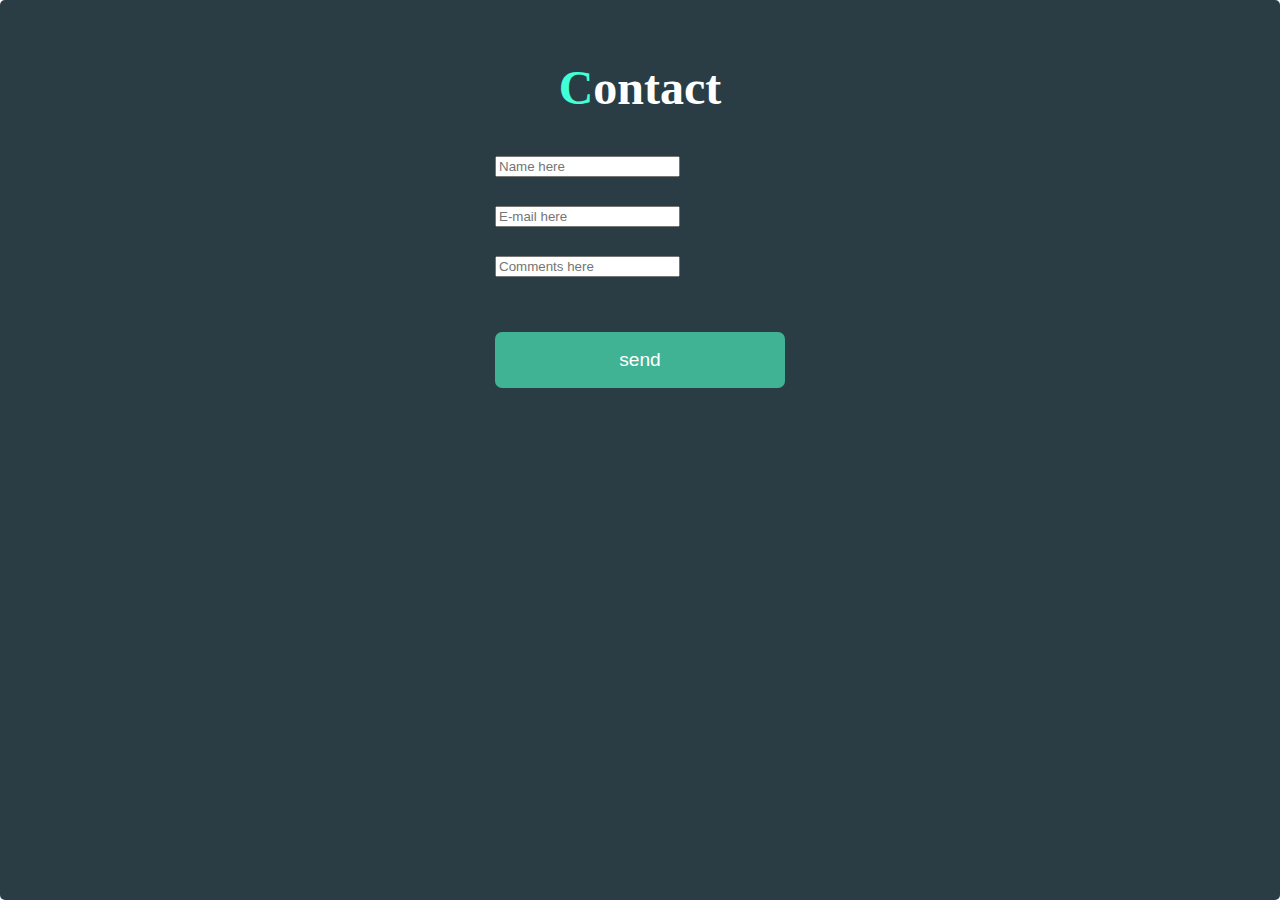
<file: Mail-API/index.html>
<!DOCTYPE html>
<html>
    <head lang="kr" xmlns="http://www.w3.org/1999/xhtml">
        <meta charset="utf-8">
        <meta name="viewport" content="width=device-width,initial-scale=1.0">
        <title>Send E-mail</title>
        <script data-cfasyc="false" type="text/javascript" src="form-submission-handler.js"></script>
        <style>
            *{
                box-sizing: border-box;
                text-decoration: none;
                margin: 0 auto;
            }

            .button, select, textarea {
                width: 100%;
                padding: 14px;
                font-size: 1.2rem;
                border: 0;
                border-bottom: 5px solid #66726f;
                resize: vertical;
                color: #eee;
                background-color: #2a3d45;
            }
            label{
                padding: 12px 12px 12px 0;
                display: inline-block;
                font-size: 1.2rem;
            }
            .button {
                background-color: #40b395;
                color: #fff;
                padding: 17px 24px;
                font-size: 1.2rem;
                border: none;
                border-radius: 7px;
                cursor: pointer;
                float: right;
                margin-top: 37px;
            }
            .button:hover {
                background-color: #41ffd7;
            }
            .wrapper{
                width: 100%;
                height: 100vh;
                border-radius: 5px;
                background-color: #2a3d45;
                padding: 60px;
                color: #fff;
            }
            .gform{
                float: inherit;
                width: 25%;
            }
            .gform p{
                margin-top: 10px;
                font-size: 1.1rem;
            }
            .thankyou_Message{
                color: #41ffd7;
                font-size: 1.5rem;
                letter-spacing: -2px;
            }
            h2{
                font-size: 3rem;
                padding-bottom: 30px;
                text-align: center;
            }
            b{
                color: #41ffd7;
            }
        </style>
    </head>
    <body>
        <div class="wrapper">
            <div class="contact">
                <h2><b>C</b>ontact</h2>
            </div>
            <form class="gform" method="POST" action="https://script.google.com/macros/s/AKfycbyke-o-Mxzh0SoPFLQHz7u5Y0Sh8jMQMA4KnzIG/exec">
                <p><input type="text" name="name" placeholder="Name here"></p><br>
                <p><input type="text" name="email" placeholder="E-mail here"></p><br>
                <p><input type="text" name="message" placeholder="Comments here"></p><br>
                <input type="submit" class="button" value="send">
            </form>
            <!-- <div class="thankyou_Message">
                <p>메일이 정상적으로 보내졌습니다.</p>
            </div> -->
        </div>
    </body>
</html>
</file>
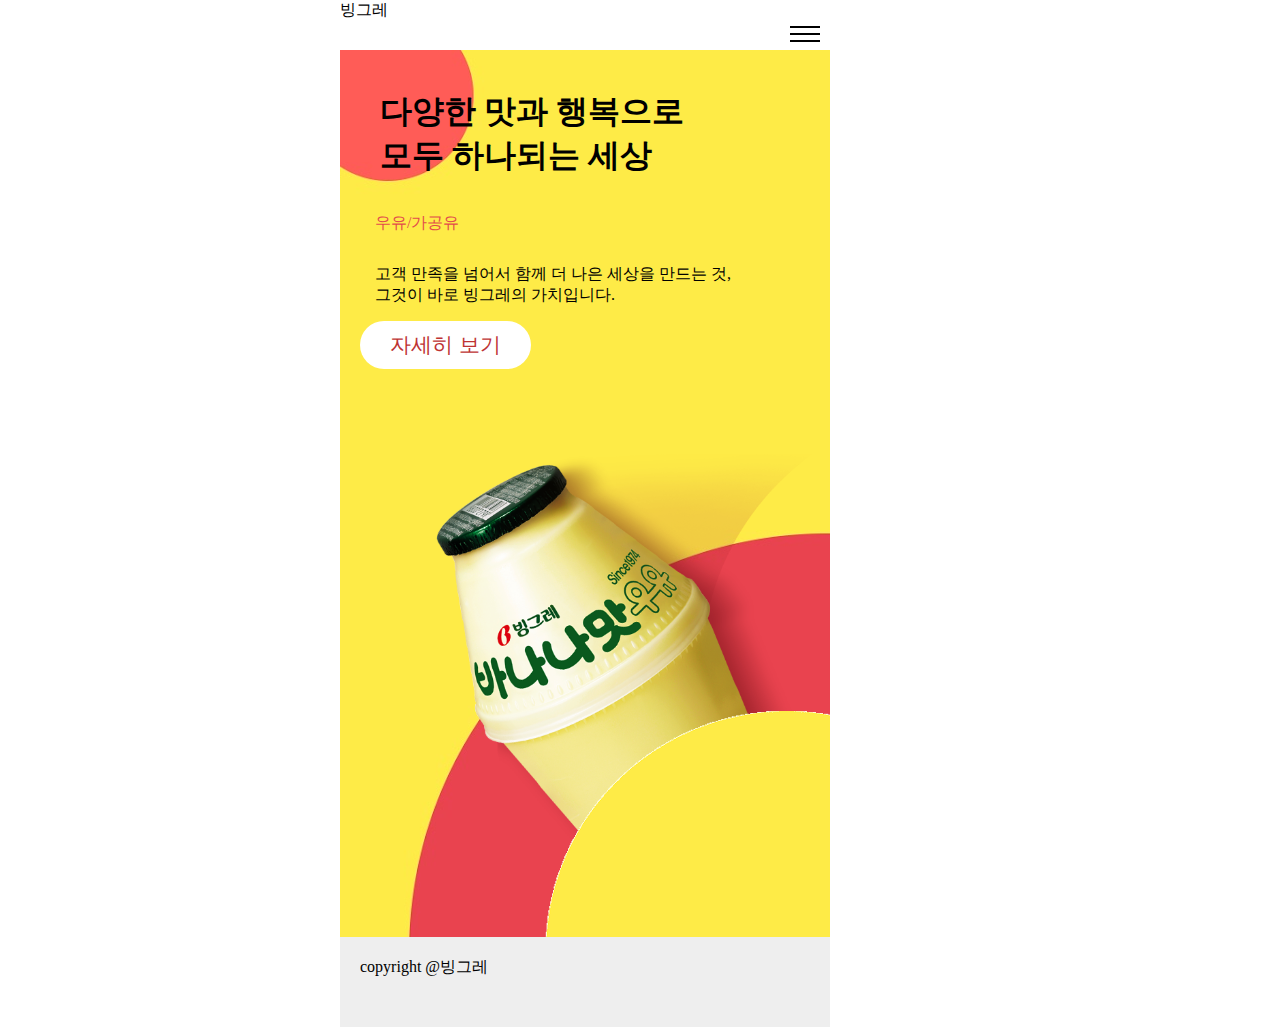
<file: bingre.html>
<!DOCTYPE html>
<html>
    <head>
        <meta charset="utf-8">
        <title>빙그레 모바일 사이트</title>
        <style>
            * {
              padding: 0;
              margin: 0;  
            }
            .ana {
                position: relative;
                width: 600px;
                margin: 0 auto;
            }
            li {
                list-style-type: none;

            }
            header{
                background-color:#ffffff;
                height: 50px;
                width: 450px;
            }
            .menu>div{
                    width: 30px;
                    height: 5px;
                    border-bottom: 2px solid black;
                    margin-right: -50px;
                }
            header .menu {
                float: right;
            }
            section{
                background-image: url(../images/back.jpg);
                height: 847px;
                width: 450px;
                padding: 20px;
            }
            p {
                font-size: 1rem;
                padding: 15px;
            }
            h1 {
               font-size: 2em;
               padding: 20px; 
            }
            footer{
                background-color:#eee;
                height: 50px;
                width: 450px;
                padding: 20px;
            }
            button{
                background-color:#ffffff;
                color: #be3333;
                font-size: 1.3rem;
                padding: 10px 30px;
                border-radius: 25px;
                border: 0px;
            }
            img:first-of-type {
                position: absolute;
                bottom: 110px;
                right: 80px;
            }
            img:last-of-type {
                position: absolute;
                top: 50px;
                right: 110px;
            }
        </style>
    </head>
    <body>
        <div class="ana">
            <header>
                <div> 빙그레 </div>
                <nav class="nv">
                 <ul class="menu">
                       <div></div>
                       <div></div>
                       <div></div>
                  </ul>
                </nav>
            </header>
            <section>
                <h1>다양한 맛과 행복으로<br>
                    모두 하나되는 세상</h1>
                <p style="color:#e34b4b">우유/가공유</p>
                <p>고객 만족을 넘어서 함께 더 나은 세상을 만드는 것,<br>
                그것이 바로 빙그레의 가치입니다.</p>
                <button>자세히 보기</button>
                <img src= "../images/banana.png" width="470px" height="510px"/>
                <img src= "../images/circle.png"/>
            </section>
            <footer>copyright @빙그레</footer>
        </div>            
        </body>
</html>
</file>
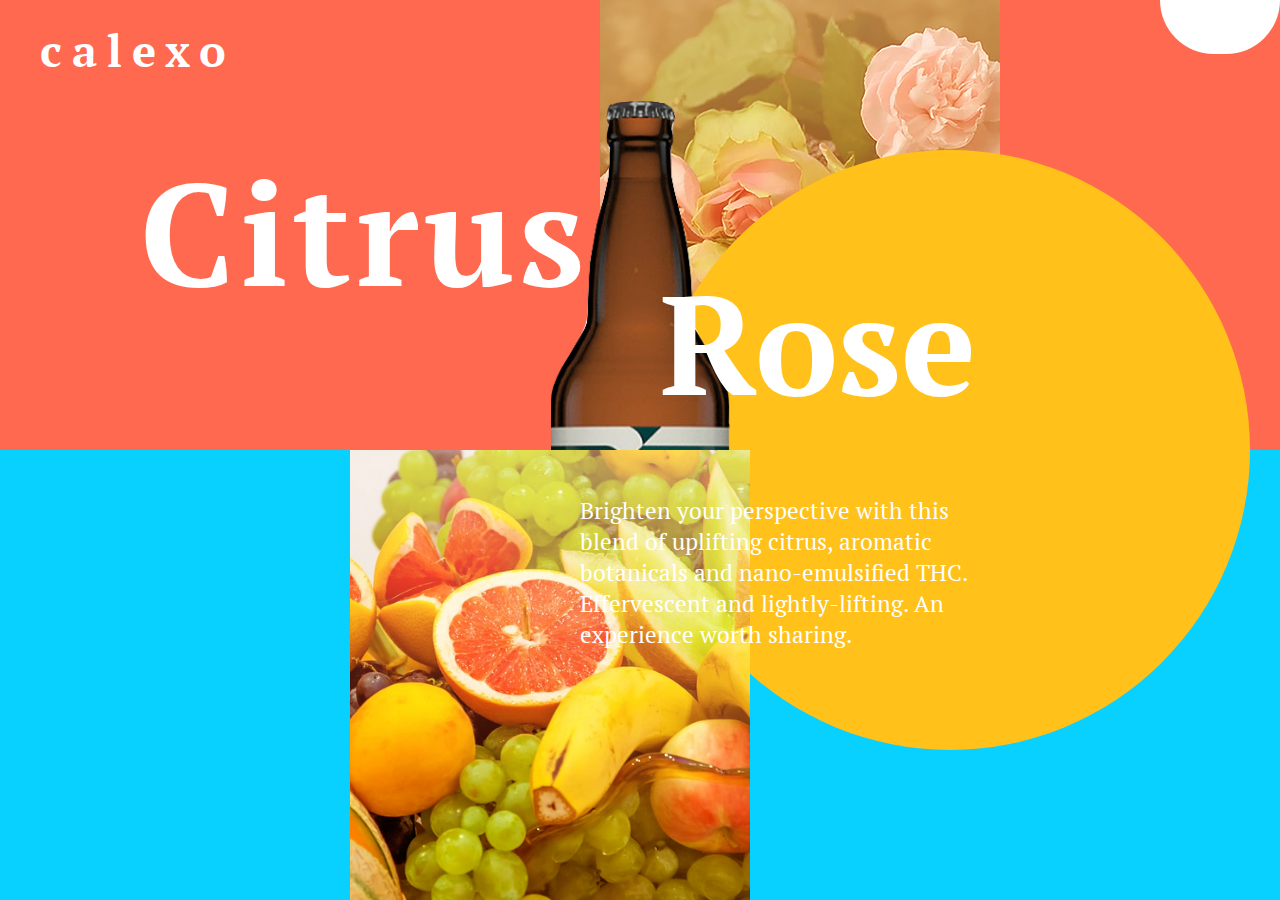
<file: calexo.html>
<!DOCTYPE html>
<html>
    <head>
        <meta charset="utf-8">
        <title>calexo</title>
        <link href="https://fonts.googleapis.com/css2?family=PT+Serif&display=swap" rel="stylesheet">
        <style>
            /* reset */
            *{
                margin: 0;
                padding: 0;
            }
            p, h2, a {
                text-decoration: none;
                color: white;
                font-weight: bold;
                font-family: 'PT Serif', serif;;
            }
            body{
                width: 100%;
                height: 100vh;
            }
            .image{
                background-size: cover;
                background-position: center;
                width: 400px;
                height: 100%;
                margin: 0 auto;
            }
            .left, .rgiht{
                width: 50%;
                height: 100%;
            }
            .left{
                float: left;
            }
            .rgiht{
                float: right;
            }

            /* top */
            #top {
                background-color: #ff6950;
                height: 50vh;
            }
            #top .logo {
                float: left;
                padding-top: 20px;
                padding-left: 40px;
                font-size: 45px;
                letter-spacing: 10px;
            }
            #top .left .text{
                width:360px;
                margin: 0 auto;
                padding-top: 135px;
                font-size: 145px;
                letter-spacing: 5px;
                
                position: relative;
                z-index: 1;
            }
            #top .right .image{
                background-image: url("../images/flower.png");

                height: 50vh;
                margin-right: 280px;
            }
            #top .right .text{
                padding-top: 230px;
                padding-left: 20px;
                font-size: 140px;

                position: relative;
                top: 20px;
                left: 20px;
                z-index: 2;
            }
            #top .nav{
                float: right;
                background-color: white;
                width: 120px;
                height: 54px;
                border-radius:  0 0 120px 120px;
            }
            #top .nav>div{
                width: 34px;
                height: 4px;
                background-color: #ff6950;
                border-radius: 2px;
                margin-left: 43px;
                margin-top: 4px;
            }
            #top .nav>div:nth-child(1){
                margin-top: 12px;
            }
            .clear {
                clear: both;
            }

            /* bottom */
            #bottom{
                background-color: #08d1ff;
                height: 50vh;
            }
            #bottom .image{
                background-image: url("../images/fruits.png");

                position: relative;
                margin-left: 350px;
                z-index: 3;
            }
            #bottom .right .text {
                width: 400px;
                margin: 0 auto;
                padding-top: 50px;
                font-size: 23px;
                font-weight: normal;

                position: absolute;
                z-index: 4;
                right: 300px;
                bottom: 250px;
            }
            /* circle */
            #circle>div:nth-child(1) {
                width: 600px;
                height: 600px;
                background-color: #ffc11a;
                border-radius: 50%;

                position: absolute;
                margin-top: -750px;
                margin-left: 650px;
            }
            #circle>div:nth-child(2) {
                width: 200px;
                height: 700px;
                background-image: url("../images/bottle.png");
                background-size: contain;
                background-repeat: no-repeat;

                margin-top: -350px;
                margin-left: -100px;
            }
            #circle>div:nth-of-type(2){
                position: absolute;
                top: 50%;
                left: 50%;
            }
            /* 선생님 예슬언니 감사합니다 */
        </style>
    </head>
    <body>
        <section id="top">
            <div class="left">
                <a class="logo">calexo</a>
                <h2 class="text">Citrus</h2>
            </div>
            <div class="right">
                <a class="nav"></a>
                <div class="image">
                    <h2 class="text">Rose</h2>
                </div>
            </div>
        </section>
        <div class="clear"></div>
        <section id="bottom">
            <div class="left">
                <div class="image"></div>
            <div class="right">
                <p class="text">
                Brighten your perspective with
                this blend of uplifting citrus,
                aromatic botanicals and
                nano-emulsified THC.
                Effervescent and lightly-lifting.
                An experience worth sharing.
                </p>
            </div>
        </section>
        <div id="circle">
            <div></div>
            <div class="image"></div>
        </div>
    </body>
</html>
</file>
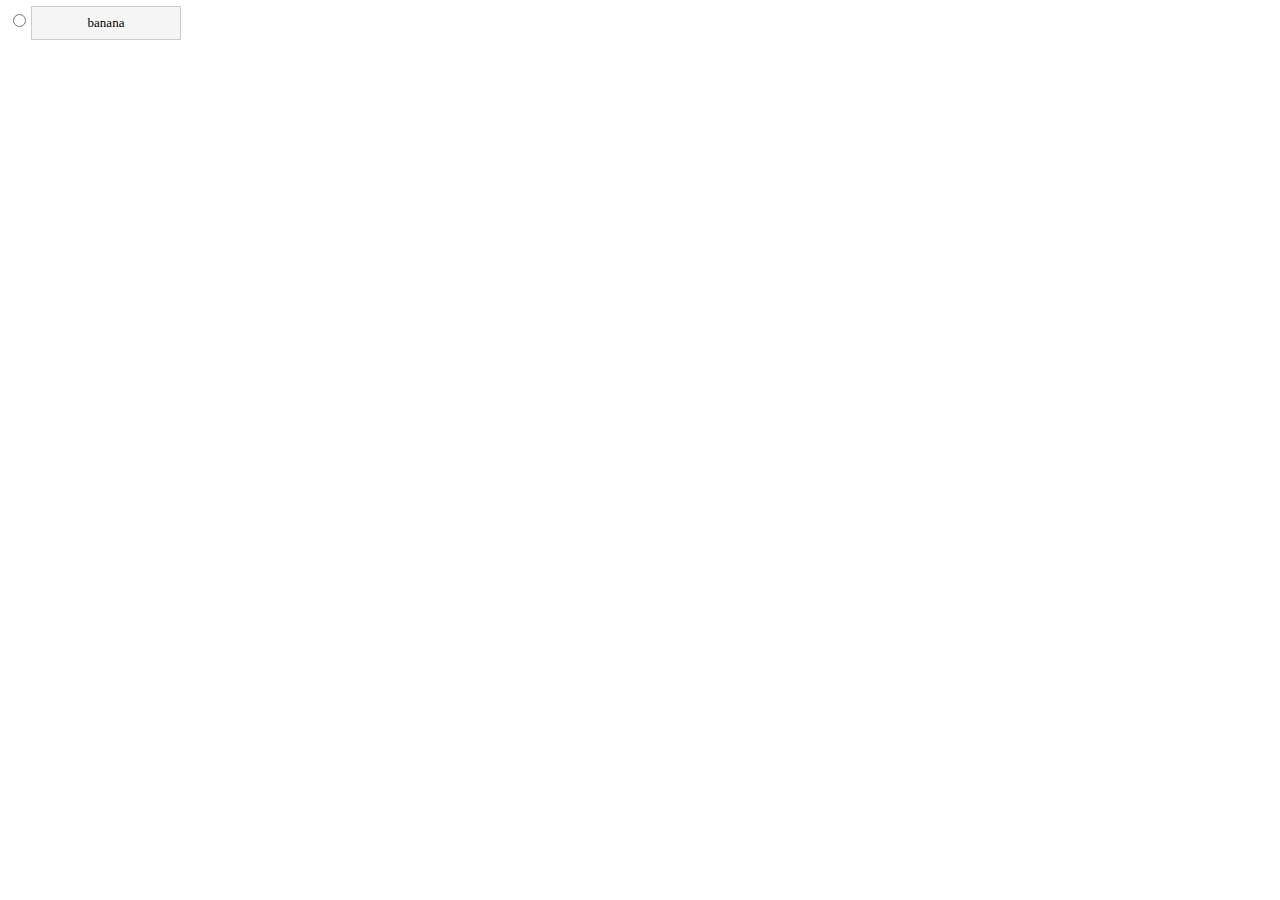
<file: ActiveWeb/igoandam.html>
<!DOCTYPE html>
<html>
    <head>
        <meta charset="utf-8">
        <meta name="viewport" content="width=device-width,initial-scale=1.0">
        <title>radio</title>
        <style>
            /* radio button */
            input[type="radio"] + label {
                display: inline-block;
                margin: -2px;
                padding: 8px 19px;
                background-color: #f5f5f5;
                border: 1px solid #ccc;
                font-size: 13px !important;
                width: 110px;
                text-align: center;
            }
            input[type="radio"]:radio + label {
                background-image: none;
                background-color: #aef;
                color: #fff;
            }
            
        </style>
    </head>
    <body>
        <input type="radio" id="radio1" name="radios"> <label for="radio1"> banana </label>
    </body>
</html>
</file>
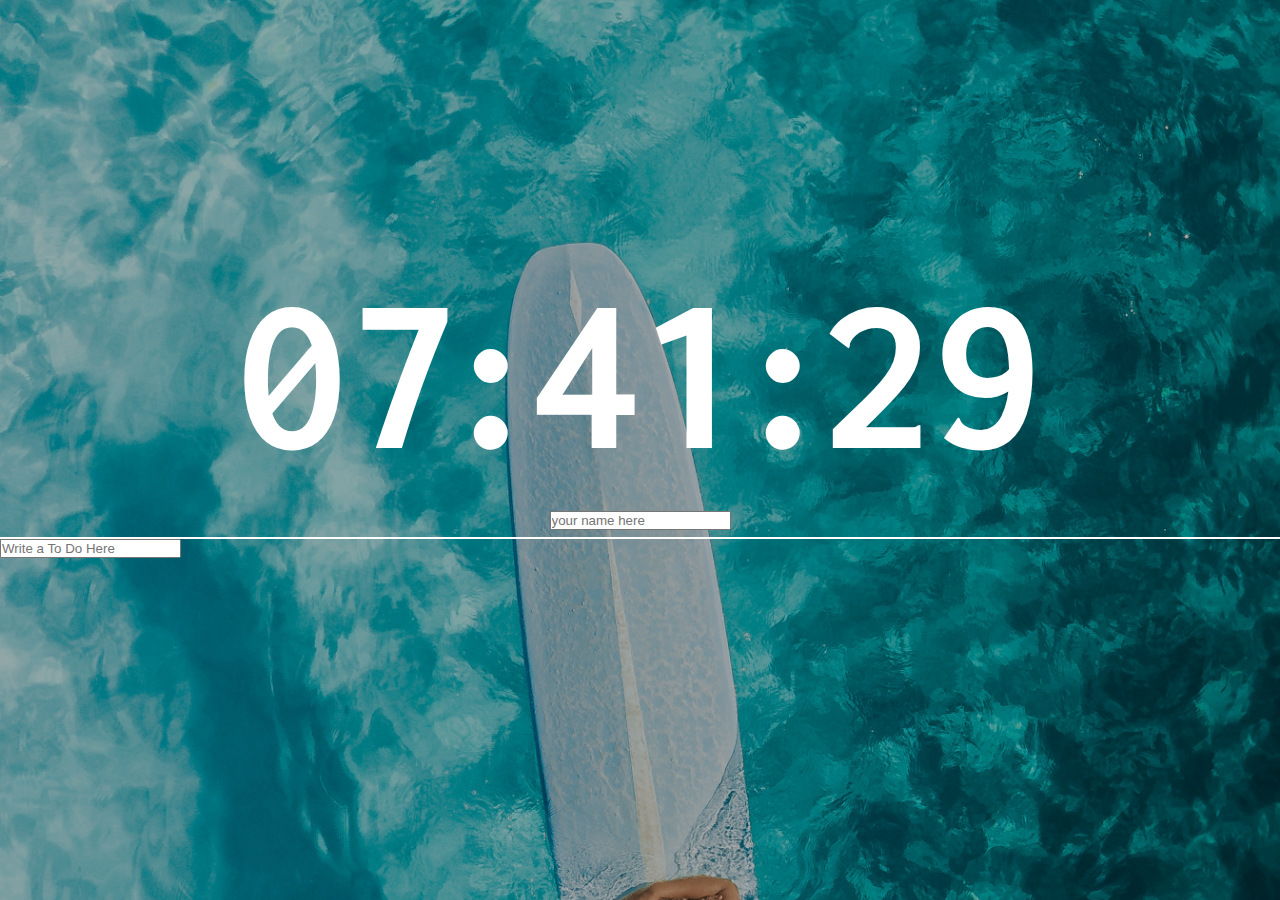
<file: ClockWeb/document.html>
<!DOCTYPE html>
<html>
    <head>
        <meta charset="utf-8">
        <meta name="viewport" content="width=device-width,initial-scale=1.0">
        <link rel="stylesheet" type="text/css" href="style.css">
        <link href="https://fonts.googleapis.com/css2?family=Inconsolata:wght@800;900&display=swap" rel="stylesheet">
        <link href="https://fonts.googleapis.com/css2?family=Gugi&display=swap" rel="stylesheet">
        <title> google API </title>
    </head>
    <body>
        <div id="view_weather">
            <span class="weather_text"></span>
        </div>
        <div id="view-clock">
            <h1> 00:00:00 </h1>
        </div>
        <div id="view-user">
        </div>
        <div id="view-todoList">
            <form>
                <input type="text" placeholder="Write a To Do Here">
            </form>
            <ul class="todo-List"></ul>
        </div>
        <script src="todoList.js"></script>
        <script src="background.js"></script>
        <script src="username.js"></script>
        <script src="clock.js"></script>
        <script src="weather.js"></script>
    </body>
</html>
</file>
<file: ClockWeb/style.css>
@charset "utf-8";

*{
    padding: 0;
    margin: 0;
    color: #fff;
}
body{
    height: 100vh;
    background-image: linear-gradient(rgba(0,0,0,0.3),rgba(0,0,0,0.3)),url('images/1.jpg');
    background-size: cover;
    background-repeat: no-repeat;
}
#view-clock{
    text-align: center;
    margin: 0 auto;
    font-size: 7rem;
    padding-top: 16rem;
    word-spacing: -134px;
    font-family: 'Inconsolata', monospace;
}
#view-user{
    text-align: center;
    padding: 3px;
    border-bottom: 2px solid #fff;
    font-size: 2rem;
    font-family: 'Gugi', cursive;
}
#view_weather{
    float: right;
    padding: 30px;
    font-weight: bold;
    font-family: 'Gugi', cursive;
}
.todo>span:nth-child(1){
    color: red;
    cursor: pointer;
}
.todo>span:nth-child(2){
    color: #fff;
}
</file>
